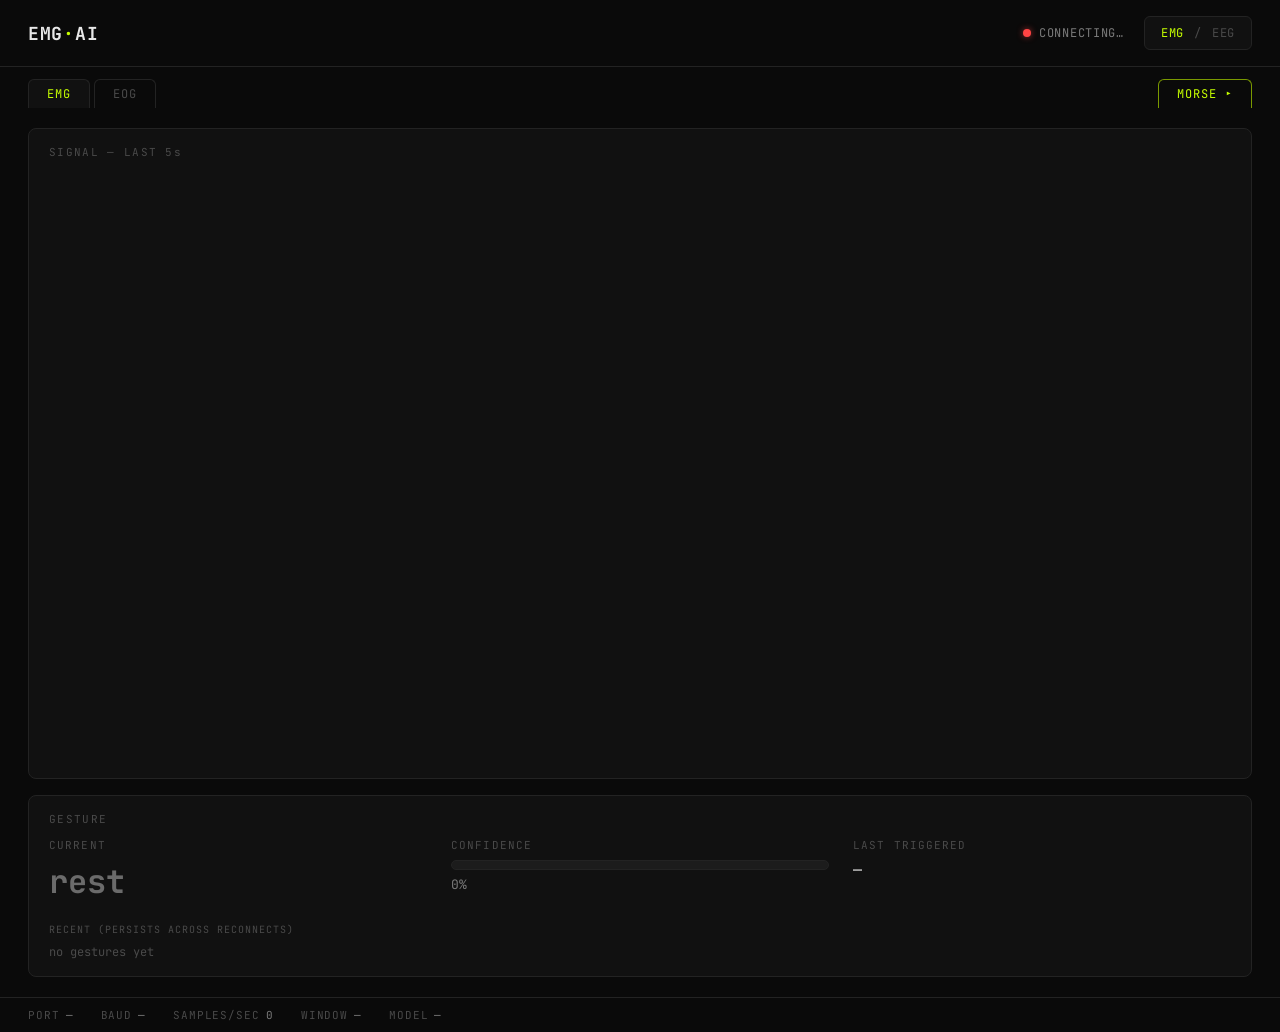
<file: index.html>
<!doctype html>
<html lang="en">
<head>
  <meta charset="utf-8" />
  <meta name="viewport" content="width=device-width, initial-scale=1" />
  <title>EMG·AI</title>
  <link rel="stylesheet" href="style.css" />
  <link rel="preconnect" href="https://fonts.googleapis.com" />
  <link href="https://fonts.googleapis.com/css2?family=Inter:wght@400;500;600;700&family=JetBrains+Mono:wght@400;500;700&display=swap" rel="stylesheet" />
</head>
<body>
  <div class="app">

    <header class="topbar">
      <div class="topbar__brand">
        <span class="logo">EMG<span class="logo__accent">·</span>AI</span>
      </div>
      <div class="topbar__right">
        <div class="conn-indicator" id="connIndicator">
          <span class="conn-indicator__dot" id="connDot"></span>
          <span class="conn-indicator__label" id="connLabel">connecting…</span>
        </div>
        <button class="mode-toggle" id="modeToggle" type="button">
          <span class="mode-toggle__option is-active" data-mode="emg">EMG</span>
          <span class="mode-toggle__sep">/</span>
          <span class="mode-toggle__option" data-mode="eeg">EEG</span>
        </button>
      </div>
    </header>

    <nav class="view-tabs" id="viewTabs">
      <button class="view-tab is-active" data-view="emg" type="button">EMG</button>
      <button class="view-tab" data-view="eog" type="button">EOG</button>
      <a class="view-tab view-tab--tool" href="morse.html">MORSE &#9656;</a>
    </nav>

    <main class="layout" id="viewEmg">

      <section class="panel waveform-panel">
        <div class="panel__label">SIGNAL &mdash; LAST 5s</div>
        <canvas id="waveform" class="waveform-canvas"></canvas>
      </section>

      <section class="lower">

        <section class="panel gesture-panel">
          <div class="panel__label">GESTURE</div>
          <div class="gesture-grid">
            <div class="gesture-cell">
              <div class="gesture-cell__label">current</div>
              <div class="gesture-current" id="gestureLabel">rest</div>
            </div>
            <div class="gesture-cell">
              <div class="gesture-cell__label">confidence</div>
              <div class="confidence-bar">
                <div class="confidence-bar__fill" id="confidenceFill"></div>
              </div>
              <div class="confidence-value" id="confidenceValue">0%</div>
            </div>
            <div class="gesture-cell">
              <div class="gesture-cell__label">last triggered</div>
              <div class="gesture-timestamp" id="lastTriggered">&mdash;</div>
            </div>
          </div>

          <div class="gesture-log__label">recent (persists across reconnects)</div>
          <div class="gesture-log" id="gestureLog">
            <div class="gesture-log__empty">no gestures yet</div>
          </div>
        </section>

      </section>
    </main>

    <main class="layout" id="viewEog" style="display: none;">

      <section class="panel waveform-panel">
        <div class="panel__label">EOG SIGNAL &mdash; LAST 5s (orange lines = detected blinks)</div>
        <canvas id="eogWaveform" class="waveform-canvas"></canvas>
      </section>

      <section class="lower">

        <section class="panel gesture-panel">
          <div class="panel__label">GESTURE</div>
          <div class="gesture-grid">
            <div class="gesture-cell">
              <div class="gesture-cell__label">current</div>
              <div class="gesture-current" id="eogGestureLabel">&mdash;</div>
            </div>
            <div class="gesture-cell">
              <div class="gesture-cell__label">duration</div>
              <div class="gesture-timestamp" id="eogDuration">&mdash;</div>
            </div>
            <div class="gesture-cell">
              <div class="gesture-cell__label">last triggered</div>
              <div class="gesture-timestamp" id="eogLastTriggered">&mdash;</div>
            </div>
          </div>
        </section>

        <section class="panel ai-panel">
          <div class="panel__label">ACTION LOG &mdash; LAST 10</div>
          <div class="gesture-log" id="eogActionLog">
            <div class="gesture-log__empty">no actions yet</div>
          </div>
        </section>

      </section>
    </main>

    <footer class="statusbar" id="statusbar">
      <span class="statusbar__item"><span class="statusbar__key">port</span><span id="statPort">&mdash;</span></span>
      <span class="statusbar__item"><span class="statusbar__key">baud</span><span id="statBaud">&mdash;</span></span>
      <span class="statusbar__item"><span class="statusbar__key">samples/sec</span><span id="statRate">0</span></span>
      <span class="statusbar__item"><span class="statusbar__key">window</span><span id="statWindow">&mdash;</span></span>
      <span class="statusbar__item"><span class="statusbar__key">model</span><span id="statModel">&mdash;</span></span>
    </footer>

  </div>

  <script src="https://cdn.socket.io/4.7.5/socket.io.min.js"></script>
  <script src="app.js"></script>
</body>
</html>
</file>
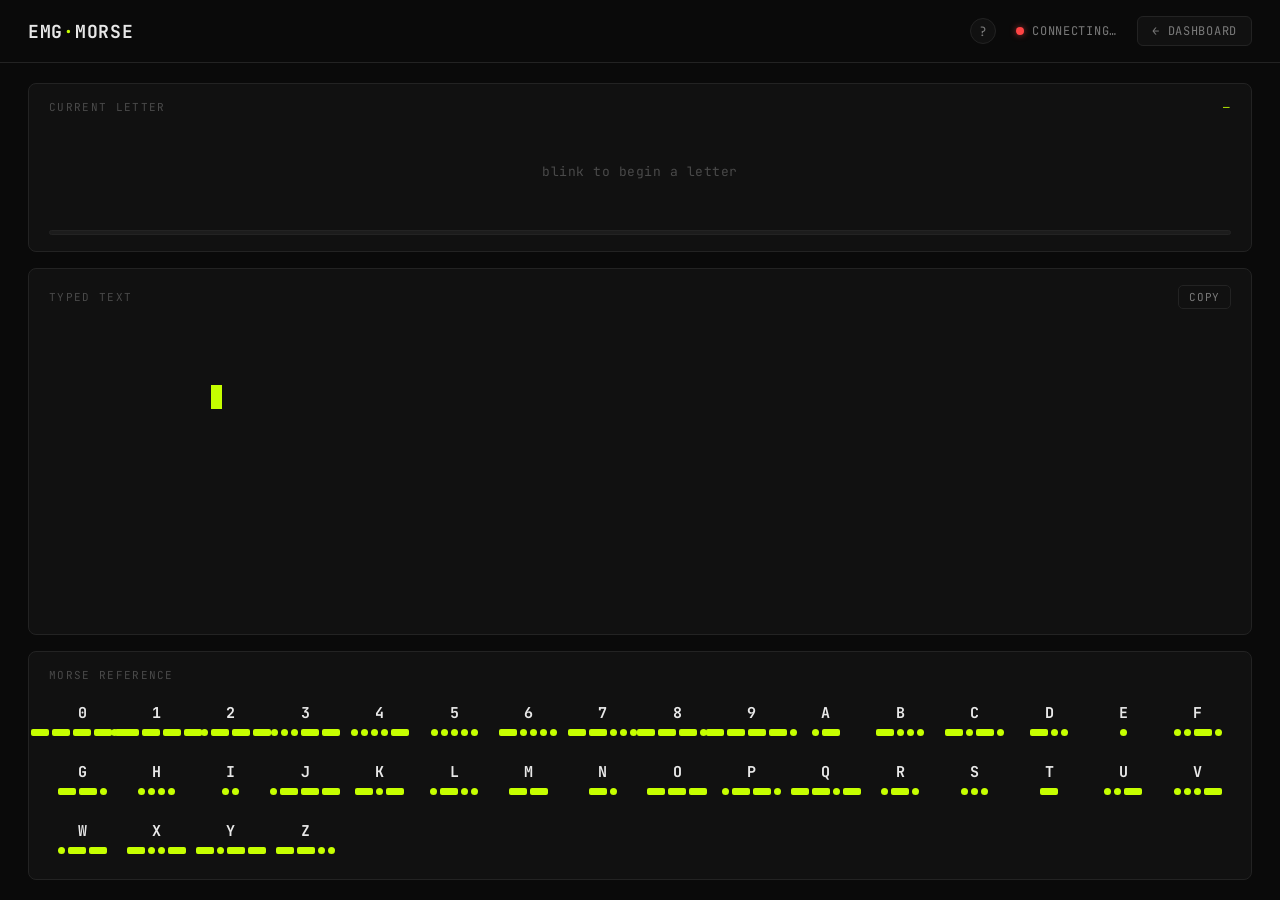
<file: morse.html>
<!doctype html>
<html lang="en">
<head>
  <meta charset="utf-8" />
  <meta name="viewport" content="width=device-width, initial-scale=1" />
  <title>EMG·MORSE</title>
  <link rel="stylesheet" href="style.css" />
  <link rel="preconnect" href="https://fonts.googleapis.com" />
  <link href="https://fonts.googleapis.com/css2?family=JetBrains+Mono:wght@400;500;700&display=swap" rel="stylesheet" />
  <style>
    /* Reuses static/style.css for the shared dashboard chrome (topbar,
       panel, conn-indicator, CSS variables) -- everything below is just
       the additions specific to this page. Spec calls for JetBrains
       Mono throughout, overriding style.css's Inter body font. */
    html, body { font-family: var(--font-data); overflow: hidden; }
    .app { min-width: 0; }

    .back-link {
      font-family: var(--font-data);
      font-size: 12px;
      letter-spacing: 0.06em;
      color: var(--text-secondary);
      text-decoration: none;
      border: 1px solid var(--panel-border);
      border-radius: 6px;
      padding: 6px 14px;
      background: var(--panel-bg);
    }

    .back-link:hover { border-color: var(--accent-dim); color: var(--text-primary); }

    /* ---- about tooltip ---- */

    .about-wrap { position: relative; }

    .about-btn {
      width: 26px;
      height: 26px;
      border-radius: 50%;
      border: 1px solid var(--panel-border);
      background: var(--panel-bg);
      color: var(--text-secondary);
      font-family: var(--font-data);
      font-size: 13px;
      cursor: pointer;
      line-height: 1;
    }

    .about-btn:hover, .about-btn[aria-expanded="true"] {
      border-color: var(--accent-dim);
      color: var(--accent);
    }

    .about-popover {
      position: absolute;
      top: calc(100% + 10px);
      right: 0;
      width: 320px;
      max-width: calc(100vw - 32px);
      background: var(--panel-bg);
      border: 1px solid var(--panel-border);
      border-radius: 8px;
      padding: 14px 16px;
      font-size: 12px;
      line-height: 1.6;
      color: var(--text-secondary);
      box-shadow: 0 8px 24px rgba(0, 0, 0, 0.5);
      z-index: 20;
    }

    .about-popover strong { color: var(--text-primary); }

    /* ---- top panel: current letter builder ---- */

    .builder-panel { flex: 0 0 auto; }

    .panel__label { display: flex; align-items: center; justify-content: space-between; }

    .gesture-pill {
      font-size: 11px;
      color: var(--text-dim);
      letter-spacing: 0.06em;
      text-transform: none;
    }

    .gesture-pill__label { color: var(--accent); text-transform: lowercase; }
    .gesture-pill__label[data-gesture="hard_hold"] { color: var(--gesture-hard); }
    .gesture-pill__label[data-gesture="rest"] { color: var(--text-dim); }

    .builder-body {
      position: relative;
      min-height: 90px;
      display: flex;
      align-items: center;
      justify-content: center;
    }

    .builder-symbols {
      display: flex;
      align-items: center;
      gap: 8px;
      min-height: 40px;
    }

    .builder-symbols:empty::after {
      content: "blink to begin a letter";
      color: var(--text-dim);
      font-size: 13px;
      letter-spacing: 0.04em;
    }

    .symbol {
      display: inline-block;
      background: var(--accent);
      animation: symbolIn 0.18s ease-out;
      flex: 0 0 auto;
    }

    .symbol.dot { width: 20px; height: 20px; border-radius: 50%; }
    .symbol.dash { width: 52px; height: 20px; border-radius: 4px; }

    .symbol--sm.dot { width: 7px; height: 7px; }
    .symbol--sm.dash { width: 18px; height: 7px; border-radius: 2px; }

    @keyframes symbolIn {
      from { transform: scale(0.15); opacity: 0; }
      to   { transform: scale(1); opacity: 1; }
    }

    .blink-flash {
      position: absolute;
      top: 8px;
      right: 4px;
      font-size: 40px;
      font-weight: 700;
      color: var(--accent);
      opacity: 0;
      transform: scale(0.7);
      transition: opacity 0.15s ease, transform 0.15s ease;
      pointer-events: none;
    }

    .blink-flash.is-active { opacity: 1; transform: scale(1.2); }

    .countdown-track {
      height: 5px;
      background: #1c1c1c;
      border: 1px solid var(--panel-border);
      border-radius: 3px;
      overflow: hidden;
      margin-top: 14px;
    }

    .countdown-bar {
      height: 100%;
      width: 0%;
      background: var(--accent);
    }

    /* ---- middle panel: typed output ---- */

    .output-panel {
      flex: 1 1 auto;
      display: flex;
      flex-direction: column;
      min-height: 120px;
    }

    .copy-btn {
      font-family: var(--font-data);
      font-size: 11px;
      letter-spacing: 0.06em;
      color: var(--text-secondary);
      background: var(--panel-bg);
      border: 1px solid var(--panel-border);
      border-radius: 5px;
      padding: 4px 10px;
      cursor: pointer;
      text-transform: none;
    }

    .copy-btn:hover { border-color: var(--accent-dim); color: var(--text-primary); }
    .copy-btn.is-done { color: var(--accent); border-color: var(--accent-dim); }

    .output-scroll {
      flex: 1 1 auto;
      overflow-y: auto;
      margin-top: 8px;
      font-size: 26px;
      line-height: 1.6;
      white-space: pre-wrap;
      word-break: break-word;
      color: var(--text-primary);
    }

    .output-scroll:empty::before,
    .output-text:empty + .cursor::before { content: ""; }

    .cursor {
      display: inline-block;
      width: 11px;
      height: 24px;
      background: var(--accent);
      vertical-align: text-bottom;
      margin-left: 2px;
      animation: cursorBlink 0.9s steps(1) infinite;
    }

    @keyframes cursorBlink {
      0%, 49%  { opacity: 1; }
      50%, 100% { opacity: 0; }
    }

    /* ---- bottom panel: reference card ---- */

    .reference-panel { flex: 0 0 auto; max-height: 240px; overflow-y: auto; }

    .reference-grid {
      display: grid;
      grid-template-columns: repeat(auto-fill, minmax(64px, 1fr));
      gap: 8px;
      margin-top: 10px;
    }

    .ref-cell {
      display: flex;
      flex-direction: column;
      align-items: center;
      gap: 6px;
      padding: 8px 4px;
      border: 1px solid transparent;
      border-radius: 6px;
      opacity: 1;
      transition: opacity 0.15s ease, border-color 0.15s ease, background 0.15s ease;
    }

    .ref-cell.is-unreachable { opacity: 0.25; }

    .ref-cell.is-current {
      border-color: var(--accent-dim);
      background: rgba(198, 255, 0, 0.08);
    }

    .ref-cell__char {
      font-size: 15px;
      font-weight: 700;
      color: var(--text-primary);
    }

    .ref-cell__code {
      display: flex;
      align-items: center;
      gap: 3px;
      min-height: 7px;
    }
  </style>
</head>
<body>
  <div class="app">

    <header class="topbar">
      <div class="topbar__brand">
        <span class="logo">EMG<span class="logo__accent">·</span>MORSE</span>
      </div>
      <div class="topbar__right">
        <div class="about-wrap">
          <button class="about-btn" id="aboutBtn" type="button" aria-expanded="false" aria-label="About this tool">?</button>
          <div class="about-popover" id="aboutPopover" role="tooltip" hidden>
            <strong>Accessibility tool.</strong> This page types text using
            only eye blinks, decoded from an EOG (electrooculography)
            signal into Morse code in real time -- no hands, no keyboard.
            It's built for anyone with limited or no hand/arm mobility
            (e.g. ALS, spinal cord injury, or other motor-control
            conditions) where a blink can remain one of the few reliably
            repeatable voluntary movements available.
          </div>
        </div>
        <div class="conn-indicator" id="connIndicator">
          <span class="conn-indicator__dot" id="connDot"></span>
          <span class="conn-indicator__label" id="connLabel">connecting&hellip;</span>
        </div>
        <a class="back-link" href="/">&larr; DASHBOARD</a>
      </div>
    </header>

    <main class="layout">

      <section class="panel builder-panel">
        <div class="panel__label">
          <span>CURRENT LETTER</span>
          <span class="gesture-pill">
            <span class="gesture-pill__label" id="gestureLabel">&mdash;</span>
            <span id="gestureDetail"></span>
          </span>
        </div>
        <div class="builder-body">
          <div class="builder-symbols" id="builderSymbols"></div>
          <div class="blink-flash" id="blinkFlash"></div>
        </div>
        <div class="countdown-track"><div class="countdown-bar" id="countdownBar"></div></div>
      </section>

      <section class="panel output-panel">
        <div class="panel__label">
          <span>TYPED TEXT</span>
          <button class="copy-btn" id="copyBtn" type="button">COPY</button>
        </div>
        <div class="output-scroll" id="outputScroll">
          <span class="output-text" id="outputTextEl"></span><span class="cursor"></span>
        </div>
      </section>

      <section class="panel reference-panel">
        <div class="panel__label"><span>MORSE REFERENCE</span></div>
        <div class="reference-grid" id="referenceGrid"></div>
      </section>

    </main>

  </div>

  <script src="https://cdn.socket.io/4.7.5/socket.io.min.js"></script>
  <script>
  (() => {
    "use strict";

    /* -----------------------------------------------------------------
       EMG·MORSE -- types text from eye blinks decoded as Morse code.

       Signaling model: BLINK COUNT within a burst, not blink DURATION.
         1 isolated blink    -> ignored (a normal/involuntary blink)
         2 blinks in a row   -> dot        (.)
         3 blinks in a row   -> dash       (-)
         4 blinks in a row   -> if a letter is mid-build (dots/dashes
                                already showing), clears just that
                                in-progress attempt; otherwise backspace
                                (removes the last committed character --
                                same as EMG hard_hold below, just
                                reachable without the EMG pipeline)
         5+ blinks in a row  -> dash (same bucket as 3, since intent is
                                unclear past 4 and dash is the safer guess)
         ("in a row" = each one arrives within BURST_GAP_MS of the last)
         3.0s pause after the last blink -> decode + append the letter
         6.0s pause -> append a word space

       This went through two earlier designs before landing here, both
       based on blink DURATION (short=dot/long=dash, then later
       requiring a sustained ~1s+ hold for a dot specifically to filter
       out normal blinking, per how "Blink-to-Code", arXiv:2508.09344,
       a camera-based system, does it). Neither worked on this EOG rig:
       a real deliberate ~1s hold, tested on the actual hardware, came
       through as gesture: single_blink duration=111ms / 336ms -- short
       transients at the start/end of the hold, not one sustained
       elevated reading. That's expected for EOG specifically (as
       opposed to a camera): the electrodes pick up the *movement* of
       blinking, not the *state* of being closed, so a still, closed
       eye can settle back near baseline even though the lid hasn't
       reopened. Any duration-based dot/dash split inherits that
       problem no matter where the cutoffs are set.

       Blink COUNT sidesteps it entirely -- it only depends on
       detecting discrete short blink events and their timing relative
       to each other, which is exactly what this hardware showed it
       already does reliably. It's also a better fit for "was this
       intentional": people don't naturally blink twice or three times
       in quick succession by accident nearly as often as they blink
       once.

       Uses the RAW 'eog_blink' event (duration_ms per completed blink,
       no pairing/cooldown) rather than the classified 'eog_gesture'
       single_blink/double_blink labels -- the recognizer holds a short
       blink for up to 600ms waiting to see if a second one pairs it
       into a double_blink, which is the exact burst this page wants to
       count for itself, on its own timing (BURST_GAP_MS below), not
       the recognizer's.

       hard_hold / single_flex (via 'gesture') -> backspace / clear line.
       This repo has no EMG classifier pipeline of its own anymore (see
       server.py's docstring) -- these two labels only fire from
       server.py's built-in `python3 server.py` standalone simulator, or
       from a future EMG pipeline emitting the same 'gesture' event
       shape. Without either running, dot/dash/4-blink-backspace (all
       pure EOG, via eog_controller.py) are the only reachable input.
    ----------------------------------------------------------------- */

    // ---- timing ------------------------------------------------------

    const BURST_GAP_MS = 900;  // if no new blink arrives within this long after the last
                                // one, the current burst is over and gets finalized into
                                // ignored/dot/dash by its count. Started at 600ms (matching
                                // eog_controller.py's own DOUBLE_BLINK_GAP_MS) but that was
                                // too tight a window to reliably fire off 2 or 3 deliberate
                                // blinks in a row -- doing that consistently on command is
                                // slower than it sounds, so bursts were splitting apart
                                // (undercounting: an intended dash reading as a dot plus a
                                // stray ignored blink, or an intended dot reading as two
                                // separate ignored singles). 900ms gives more slack.
    const LETTER_PAUSE_MS = 3000;  // must stay well above BURST_GAP_MS so a burst always
                                    // finalizes into a symbol before the letter commits.
                                    // Doubled from 1500 -- letters with several symbols
                                    // (e.g. "5" = ".....", five separate 2-blink bursts)
                                    // need real breathing room between each burst, not
                                    // just within one.
    const WORD_PAUSE_MS = 6000;     // kept at 2x LETTER_PAUSE_MS, same ratio as before

    // ---- morse table ---------------------------------------------------

    const MORSE_CODE = {
      "A": ".-",    "B": "-...",  "C": "-.-.",  "D": "-..",   "E": ".",
      "F": "..-.",  "G": "--.",   "H": "....",  "I": "..",    "J": ".---",
      "K": "-.-",   "L": ".-..",  "M": "--",    "N": "-.",    "O": "---",
      "P": ".--.",  "Q": "--.-",  "R": ".-.",   "S": "...",   "T": "-",
      "U": "..-",   "V": "...-",  "W": ".--",   "X": "-..-",  "Y": "-.--",
      "Z": "--..",
      "0": "-----", "1": ".----", "2": "..---", "3": "...--", "4": "....-",
      "5": ".....", "6": "-....", "7": "--...", "8": "---..", "9": "----.",
    };
    const CODE_TO_CHAR = Object.fromEntries(
      Object.entries(MORSE_CODE).map(([ch, code]) => [code, ch])
    );
    const REFERENCE_ORDER = Object.keys(MORSE_CODE);

    // ---- DOM refs ------------------------------------------------------

    const connIndicator = document.getElementById("connIndicator");
    const connLabel = document.getElementById("connLabel");
    const gestureLabel = document.getElementById("gestureLabel");
    const gestureDetail = document.getElementById("gestureDetail");

    const builderSymbols = document.getElementById("builderSymbols");
    const blinkFlash = document.getElementById("blinkFlash");
    const countdownBar = document.getElementById("countdownBar");

    const outputScroll = document.getElementById("outputScroll");
    const outputTextEl = document.getElementById("outputTextEl");
    const copyBtn = document.getElementById("copyBtn");

    const referenceGrid = document.getElementById("referenceGrid");

    const aboutBtn = document.getElementById("aboutBtn");
    const aboutPopover = document.getElementById("aboutPopover");

    // ---- state -----------------------------------------------------

    let currentSeq = "";   // dots/dashes for the letter in progress
    let typedText = "";
    let letterTimer = null;
    let wordTimer = null;

    // ---- symbol rendering --------------------------------------------

    function renderSymbols(container, seq, extraClass) {
      container.textContent = "";
      for (const ch of seq) {
        const span = document.createElement("span");
        span.className = `symbol ${ch === "." ? "dot" : "dash"} ${extraClass || ""}`;
        container.appendChild(span);
      }
    }

    function flashSymbol(kind) {
      blinkFlash.textContent = kind === "dot" ? "·" : "−";
      blinkFlash.classList.remove("is-active");
      void blinkFlash.offsetWidth; // restart the CSS transition
      blinkFlash.classList.add("is-active");
      clearTimeout(flashSymbol._t);
      flashSymbol._t = setTimeout(() => blinkFlash.classList.remove("is-active"), 220);
    }

    // ---- countdown bar ---------------------------------------------

    function restartCountdown() {
      countdownBar.style.transition = "none";
      countdownBar.style.width = "100%";
      void countdownBar.offsetWidth; // force reflow so the next line actually animates
      countdownBar.style.transition = `width ${LETTER_PAUSE_MS}ms linear`;
      countdownBar.style.width = "0%";
    }

    function hideCountdown() {
      countdownBar.style.transition = "none";
      countdownBar.style.width = "0%";
    }

    // ---- reference card ----------------------------------------------

    const referenceEntries = [];

    REFERENCE_ORDER.forEach((ch) => {
      const code = MORSE_CODE[ch];
      const cell = document.createElement("div");
      cell.className = "ref-cell";

      const charEl = document.createElement("div");
      charEl.className = "ref-cell__char";
      charEl.textContent = ch;

      const codeEl = document.createElement("div");
      codeEl.className = "ref-cell__code";
      renderSymbols(codeEl, code, "symbol--sm");

      cell.append(charEl, codeEl);
      referenceGrid.appendChild(cell);
      referenceEntries.push({ code, el: cell });
    });

    function updateReferenceHighlights() {
      referenceEntries.forEach(({ code, el }) => {
        const reachable = code.startsWith(currentSeq);
        const exact = currentSeq.length > 0 && code === currentSeq;
        el.classList.toggle("is-unreachable", !reachable);
        el.classList.toggle("is-current", exact);
      });
    }

    // ---- letter/word decode ------------------------------------------

    function scheduleTimers() {
      clearTimeout(letterTimer);
      clearTimeout(wordTimer);
      letterTimer = setTimeout(commitLetter, LETTER_PAUSE_MS);
      wordTimer = setTimeout(commitWordSpace, WORD_PAUSE_MS);
    }

    function commitLetter() {
      if (!currentSeq) return;
      const ch = CODE_TO_CHAR[currentSeq] || "?";
      appendToOutput(ch);
      currentSeq = "";
      renderSymbols(builderSymbols, currentSeq);
      updateReferenceHighlights();
      hideCountdown();
    }

    function commitWordSpace() {
      if (typedText.length && !typedText.endsWith(" ")) {
        appendToOutput(" ");
      }
    }

    function appendToOutput(ch) {
      typedText += ch;
      renderOutput();
    }

    function backspace() {
      if (!typedText.length) return;
      typedText = typedText.slice(0, -1);
      renderOutput();
    }

    function clearLine() {
      typedText = "";
      currentSeq = "";
      clearTimeout(letterTimer);
      clearTimeout(wordTimer);
      renderSymbols(builderSymbols, currentSeq);
      updateReferenceHighlights();
      hideCountdown();
      renderOutput();
    }

    function clearPendingSymbol() {
      // Undoes only the letter currently being built (the dots/dashes
      // shown in the top panel), leaving already-committed output text
      // untouched -- see the 4-blink handling in finalizeBurst().
      currentSeq = "";
      renderSymbols(builderSymbols, currentSeq);
      updateReferenceHighlights();
      hideCountdown();
    }

    function renderOutput() {
      outputTextEl.textContent = typedText;
      outputScroll.scrollTop = outputScroll.scrollHeight;
    }

    function addSymbol(kind) {
      const ch = kind === "dot" ? "." : "-";
      currentSeq += ch;
      renderSymbols(builderSymbols, currentSeq);
      updateReferenceHighlights();
      restartCountdown();
      scheduleTimers();
      flashSymbol(kind);
    }

    // ---- burst-based blink counting ----------------------------------
    // See the module docstring for why this counts blinks in a burst
    // rather than timing a single blink's duration.

    let burstCount = 0;
    let burstTimer = null;

    function registerBurstBlink(durationMs) {
      burstCount += 1;

      // Any blink activity means the user isn't paused -- postpone the
      // letter/word timers so one scheduled after an EARLIER symbol
      // can't fire out from under an in-progress burst (e.g. mid-way
      // through the blinks that make up a second symbol). They're
      // rescheduled once this burst resolves, in finalizeBurst() below.
      clearTimeout(letterTimer);
      clearTimeout(wordTimer);

      // Live feedback per blink, muted -- confirms detection is
      // working without claiming a dot/dash until the burst resolves.
      gestureLabel.textContent = `blink (${burstCount})`;
      gestureLabel.setAttribute("data-gesture", "rest");
      gestureDetail.textContent = `${Math.round(durationMs)}ms`;

      clearTimeout(burstTimer);
      burstTimer = setTimeout(finalizeBurst, BURST_GAP_MS);
    }

    function finalizeBurst() {
      const count = burstCount;
      burstCount = 0;
      if (count <= 1) {
        // A single isolated blink -- not a signal, but the letter/word
        // timers were just postponed above and need restarting so a
        // pending letter (or the eventual word-space) isn't stuck.
        scheduleTimers();
        return;
      }

      if (count === 4) {
        // If a letter is already mid-build (dots/dashes visible in the
        // top panel), undo just that in-progress attempt rather than
        // reaching back to delete text that's already been committed --
        // those aren't "entered" yet, so clearing them is the more
        // obviously-correct undo. Only fall back to removing the last
        // committed character when nothing is pending.
        if (currentSeq) {
          gestureLabel.textContent = "blink ×4 → clear letter";
          gestureLabel.setAttribute("data-gesture", "hard_hold");
          clearPendingSymbol();
        } else {
          gestureLabel.textContent = "blink ×4 → backspace";
          gestureLabel.setAttribute("data-gesture", "hard_hold");
          backspace();
        }
        scheduleTimers(); // neither branch above calls addSymbol(), so restart these manually
        return;
      }

      const kind = count === 2 ? "dot" : "dash"; // 3 or 5+ both read as dash
      gestureLabel.textContent = `blink ×${count} → ${kind}`;
      gestureLabel.setAttribute("data-gesture", kind === "dash" ? "hard_hold" : "single_blink");
      addSymbol(kind); // addSymbol() schedules fresh letter/word timers
    }

    // ---- copy to clipboard ------------------------------------------

    copyBtn.addEventListener("click", async () => {
      try {
        await navigator.clipboard.writeText(typedText);
        copyBtn.textContent = "COPIED";
        copyBtn.classList.add("is-done");
      } catch (_) {
        copyBtn.textContent = "FAILED";
        copyBtn.classList.remove("is-done");
      }
      clearTimeout(copyBtn._t);
      copyBtn._t = setTimeout(() => {
        copyBtn.textContent = "COPY";
        copyBtn.classList.remove("is-done");
      }, 1200);
    });

    // ---- about popover -------------------------------------------------

    function setAboutOpen(open) {
      aboutPopover.toggleAttribute("hidden", !open);
      aboutBtn.setAttribute("aria-expanded", String(open));
    }

    aboutBtn.addEventListener("click", (e) => {
      e.stopPropagation();
      setAboutOpen(aboutPopover.hasAttribute("hidden"));
    });

    document.addEventListener("click", (e) => {
      if (!aboutPopover.hasAttribute("hidden") && !aboutPopover.contains(e.target)) {
        setAboutOpen(false);
      }
    });

    document.addEventListener("keydown", (e) => {
      if (e.key === "Escape") setAboutOpen(false);
    });

    // ---- socket ----------------------------------------------------
    // Same fallback pattern the rest of this project's standalone tool
    // pages use: normally this page is served by the Flask/SocketIO
    // backend itself (same-origin io() just works), but if opened
    // through an IDE live-preview server or as a file:// URL, fall back
    // to the backend's default address.

    const DEFAULT_BACKEND = `http://${location.hostname || "localhost"}:8080`;
    const serverOverride = new URLSearchParams(location.search).get("server");

    let socket = null;

    function bindSocket(s) {
      s.on("connect", () => {
        connIndicator.classList.add("is-connected");
        connIndicator.classList.remove("is-reconnecting");
        connLabel.textContent = "connected";
        // Tell the backend this is a focus-mode tool page so
        // eog_controller suppresses its remaining OS-level action
        // (long_blink's play/pause) while typing.
        s.emit("focus_mode", { active: true });
      });

      s.on("disconnect", () => {
        connIndicator.classList.remove("is-connected");
        connIndicator.classList.add("is-reconnecting");
        connLabel.textContent = "reconnecting…";
      });

      // EMG classifier gestures -- hard_hold backspaces, single_flex
      // clears the line. See the module docstring for when these fire.
      s.on("gesture", (msg) => {
        const pct = Math.round(Math.max(0, Math.min(1, msg.confidence || 0)) * 100);
        gestureLabel.textContent = msg.label;
        gestureLabel.setAttribute("data-gesture", msg.label);
        gestureDetail.textContent = `${pct}%`;

        if (msg.label === "hard_hold") backspace();
        else if (msg.label === "single_flex") clearLine();
      });

      // Raw completed blink -- see module docstring for why this (not
      // eog_gesture) drives dot/dash.
      s.on("eog_blink", (msg) => {
        registerBurstBlink(msg.duration_ms || 0);
      });
    }

    function connectTo(url, label) {
      socket = url ? io(url) : io();
      bindSocket(socket);
      if (label) connLabel.textContent = label;
    }

    window.addEventListener("pagehide", () => {
      if (socket && socket.connected) socket.emit("focus_mode", { active: false });
    });

    if (serverOverride) {
      connectTo(`http://${serverOverride.replace(/^https?:\/\//, "")}`);
    } else if (location.protocol === "file:") {
      connectTo(DEFAULT_BACKEND);
    } else {
      connectTo(null);
      let failures = 0;
      socket.on("connect_error", () => {
        failures += 1;
        if (failures >= 2 && location.port !== "8080") {
          socket.close();
          connectTo(DEFAULT_BACKEND, "trying :8080…");
        }
      });
    }

    // ---- initial paint ------------------------------------------------

    renderSymbols(builderSymbols, currentSeq);
    updateReferenceHighlights();
    renderOutput();
  })();
  </script>
</body>
</html>
</file>
<file: style.css>
/* ---------------------------------------------------------------------
   EMG·AI dashboard -- dark biosignal monitor aesthetic.
   Minimal, data-forward, no decorative chrome.
--------------------------------------------------------------------- */

:root {
  --bg: #0a0a0a;
  --panel-bg: #111111;
  --panel-border: #232323;
  --text-primary: #e8e8e8;
  --text-secondary: #7a7a7a;
  --text-dim: #4a4a4a;

  --accent: #c6ff00;       /* cyber-lime */
  --accent-dim: #7a9900;

  --gesture-rest: #6b6b6b;
  --gesture-single: #c6ff00;
  --gesture-hard: #ff8a00;

  --danger: #ff4444;
  --warning: #ffb020;

  --font-label: "Inter", -apple-system, BlinkMacSystemFont, sans-serif;
  --font-data: "JetBrains Mono", "SF Mono", Consolas, monospace;
}

* {
  box-sizing: border-box;
}

html, body {
  height: 100%;
  margin: 0;
  background: var(--bg);
  color: var(--text-primary);
  font-family: var(--font-label);
  -webkit-font-smoothing: antialiased;
}

.app {
  min-width: 1280px;
  min-height: 100vh;
  display: flex;
  flex-direction: column;
}

/* ---------------------------------------------------------------- header */

.topbar {
  display: flex;
  align-items: center;
  justify-content: space-between;
  padding: 16px 28px;
  border-bottom: 1px solid var(--panel-border);
  flex: 0 0 auto;
}

.logo {
  font-family: var(--font-data);
  font-weight: 700;
  font-size: 18px;
  letter-spacing: 0.04em;
  color: var(--text-primary);
}

.logo__accent {
  color: var(--accent);
}

.topbar__right {
  display: flex;
  align-items: center;
  gap: 20px;
}

.conn-indicator {
  display: flex;
  align-items: center;
  gap: 8px;
  font-family: var(--font-data);
  font-size: 12px;
  color: var(--text-secondary);
  text-transform: uppercase;
  letter-spacing: 0.06em;
}

.conn-indicator__dot {
  width: 8px;
  height: 8px;
  border-radius: 50%;
  background: var(--danger);
  box-shadow: 0 0 6px rgba(255, 68, 68, 0.6);
  transition: background 0.2s, box-shadow 0.2s;
}

.conn-indicator.is-connected .conn-indicator__dot {
  background: #2ecc40;
  box-shadow: 0 0 6px rgba(46, 204, 64, 0.6);
}

.conn-indicator.is-reconnecting .conn-indicator__dot {
  background: var(--warning);
  box-shadow: 0 0 6px rgba(255, 176, 32, 0.6);
  animation: pulse 1s ease-in-out infinite;
}

@keyframes pulse {
  0%, 100% { opacity: 1; }
  50%       { opacity: 0.35; }
}

.mode-toggle {
  display: flex;
  align-items: center;
  gap: 6px;
  background: var(--panel-bg);
  border: 1px solid var(--panel-border);
  border-radius: 6px;
  padding: 6px 12px;
  cursor: pointer;
  font-family: var(--font-data);
  font-size: 12px;
  letter-spacing: 0.06em;
  color: var(--text-secondary);
}

.mode-toggle:hover {
  border-color: var(--accent-dim);
}

.mode-toggle__option {
  padding: 2px 4px;
  color: var(--text-dim);
}

.mode-toggle__option.is-active {
  color: var(--accent);
}

.mode-toggle__sep {
  color: var(--text-dim);
}

/* ------------------------------------------------------------ view tabs */

.view-tabs {
  display: flex;
  gap: 4px;
  padding: 12px 28px 0;
  flex: 0 0 auto;
}

.view-tab {
  background: transparent;
  border: 1px solid var(--panel-border);
  border-bottom: none;
  border-radius: 6px 6px 0 0;
  padding: 6px 18px;
  cursor: pointer;
  font-family: var(--font-data);
  font-size: 12px;
  letter-spacing: 0.08em;
  color: var(--text-dim);
}

.view-tab:hover {
  color: var(--text-secondary);
}

.view-tab.is-active {
  color: var(--accent);
  background: var(--panel-bg);
  border-color: var(--panel-border);
}

/* Link to a standalone tool page (morse.html) -- pushed to the right edge of the tab row */
.view-tab--tool {
  margin-left: auto;
  text-decoration: none;
  color: var(--accent);
  border-color: var(--accent-dim);
}

.view-tab--tool:hover {
  color: var(--accent);
  background: var(--panel-bg);
}

/* --------------------------------------------------------------- layout */

.layout {
  flex: 1 1 auto;
  display: flex;
  flex-direction: column;
  gap: 16px;
  padding: 20px 28px;
  min-height: 0;
}

.panel {
  background: var(--panel-bg);
  border: 1px solid var(--panel-border);
  border-radius: 8px;
  padding: 16px 20px;
}

.panel__label {
  font-family: var(--font-data);
  font-size: 11px;
  letter-spacing: 0.12em;
  color: var(--text-dim);
  margin-bottom: 12px;
}

/* ------------------------------------------------------------- waveform */

.waveform-panel {
  flex: 1 1 auto;
  display: flex;
  flex-direction: column;
  min-height: 320px;
}

.waveform-canvas {
  flex: 1 1 auto;
  width: 100%;
  height: 100%;
  display: block;
  border-radius: 4px;
}

/* ---------------------------------------------------------------- lower */

.lower {
  display: grid;
  grid-template-columns: 1.6fr 1fr;
  gap: 16px;
  flex: 0 0 auto;
}

/* EMG view's lower row only has the gesture panel now (the AI response
   panel that used to fill the second column was dead code -- no AI
   client exists in this repo -- and was removed); the EOG view's lower
   row still has two panels (gesture + action log) so its 2-column grid
   above is untouched. */
#viewEmg .lower {
  grid-template-columns: 1fr;
}

/* ------------------------------------------------------------- gestures */

.gesture-grid {
  display: grid;
  grid-template-columns: repeat(3, 1fr);
  gap: 24px;
}

.gesture-cell__label {
  font-family: var(--font-data);
  font-size: 11px;
  letter-spacing: 0.1em;
  color: var(--text-dim);
  text-transform: uppercase;
  margin-bottom: 8px;
}

.gesture-current {
  font-family: var(--font-data);
  font-size: 32px;
  font-weight: 700;
  color: var(--gesture-rest);
  transition: color 0.15s ease;
  text-transform: lowercase;
}

.gesture-current[data-gesture="rest"]         { color: var(--gesture-rest); }
.gesture-current[data-gesture="single_flex"]  { color: var(--gesture-single); }
.gesture-current[data-gesture="hard_hold"]    { color: var(--gesture-hard); }
.gesture-current[data-gesture="single_blink"] { color: var(--gesture-single); }
.gesture-current[data-gesture="double_blink"] { color: var(--accent); }
.gesture-current[data-gesture="long_blink"]   { color: var(--gesture-hard); }

.confidence-bar {
  width: 100%;
  height: 10px;
  background: #1c1c1c;
  border-radius: 5px;
  overflow: hidden;
  border: 1px solid var(--panel-border);
}

.confidence-bar__fill {
  height: 100%;
  width: 0%;
  background: var(--accent);
  transition: width 0.2s ease, background 0.2s ease;
}

.confidence-value {
  margin-top: 6px;
  font-family: var(--font-data);
  font-size: 13px;
  color: var(--text-secondary);
}

.gesture-timestamp {
  font-family: var(--font-data);
  font-size: 15px;
  color: var(--text-primary);
}

.gesture-log__label {
  font-family: var(--font-data);
  font-size: 10px;
  letter-spacing: 0.1em;
  text-transform: uppercase;
  color: var(--text-dim);
  margin-top: 20px;
  margin-bottom: 8px;
}

.gesture-log {
  display: flex;
  flex-direction: column;
  gap: 2px;
  max-height: 140px;
  overflow-y: auto;
}

.gesture-log__empty {
  font-family: var(--font-data);
  font-size: 12px;
  color: var(--text-dim);
}

.gesture-log__row {
  display: grid;
  grid-template-columns: 90px 1fr 50px;
  gap: 10px;
  font-family: var(--font-data);
  font-size: 12px;
  padding: 3px 0;
  border-bottom: 1px solid var(--panel-border);
}

.gesture-log__time {
  color: var(--text-dim);
}

.gesture-log__label-cell {
  text-transform: lowercase;
  color: var(--gesture-rest);
}

.gesture-log__row[data-gesture="single_flex"] .gesture-log__label-cell { color: var(--gesture-single); }
.gesture-log__row[data-gesture="hard_hold"] .gesture-log__label-cell   { color: var(--gesture-hard); }
.gesture-log__row[data-gesture="single_blink"] .gesture-log__label-cell { color: var(--gesture-single); }
.gesture-log__row[data-gesture="double_blink"] .gesture-log__label-cell { color: var(--accent); }
.gesture-log__row[data-gesture="long_blink"] .gesture-log__label-cell   { color: var(--gesture-hard); }

.gesture-log__conf {
  color: var(--text-secondary);
  text-align: right;
}

/* EOG action log rows: time + "gesture -> action" text, no confidence column */
.gesture-log__row.eog-action-row {
  grid-template-columns: 90px 1fr;
}

/* ------------------------------------------------------------------- ai */
/* .ai-panel itself is still used -- it's a generic "flex column, no
   min-height" panel layout, reused by the EOG view's action-log panel.
   The rest of this block (message feed, cursor, etc.) was specific to
   the never-implemented AI response feature and had zero producers. */

.ai-panel {
  display: flex;
  flex-direction: column;
  min-height: 0;
}

/* ----------------------------------------------------------- status bar */

.statusbar {
  flex: 0 0 auto;
  display: flex;
  gap: 28px;
  padding: 10px 28px;
  border-top: 1px solid var(--panel-border);
  font-family: var(--font-data);
  font-size: 11px;
  color: var(--text-secondary);
}

.statusbar__item {
  display: flex;
  gap: 6px;
}

.statusbar__key {
  color: var(--text-dim);
  text-transform: uppercase;
  letter-spacing: 0.08em;
}
</file>
